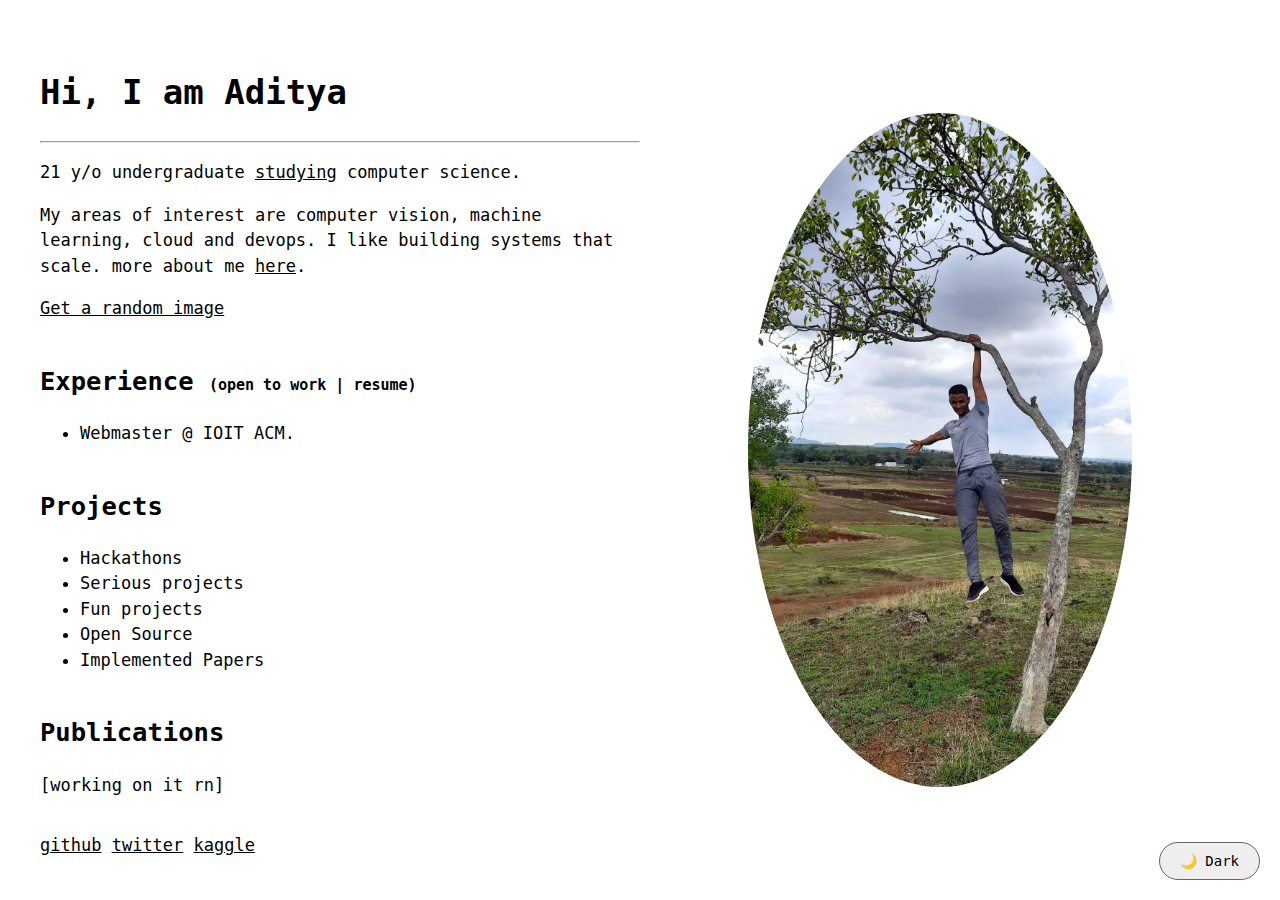
<file: index.html>
<!DOCTYPE html>
<html lang="en">
  <head>
    <meta charset="UTF-8" />
    <meta name="viewport" content="width=device-width, initial-scale=1" />
    <meta
      http-equiv="Cache-Control"
      content="no-cache, no-store, must-revalidate"
    />
    <meta http-equiv="Pragma" content="no-cache" />
    <meta http-equiv="Expires" content="0" />
    <title>adimail</title>
    <link href="styles.css" rel="stylesheet" />
    <link rel="icon" href="./sonchafa.png" type="icon" />
    <script src="/assets/js/theme.js"></script>
    <style>
      h2 {
        margin-top: 40px;
      }
    </style>
  </head>
  <body>
    <main style="max-width: 1200px">
      <div class="headcontent">
        <div class="text">
          <h1>Hi, I am Aditya</h1>
          <hr class="seperator" />
          <div class="info">
            <p>
              21 y/o undergraduate
              <a href="/lists">studying</a> computer science.
            </p>
            <p>
              My areas of interest are computer vision, machine learning, cloud
              and devops. I like building systems that scale. more about me
              <a href="/about">here</a>.
            </p>
            <p><a href="/img">Get a random image</a></p>
            <h2>
              <a style="text-decoration: none" href="/work"> Experience</a>
              <span>
                (<a href="mailto:adimail2404@gmail.com">open to work</a> |
                <a href="./resume.pdf">resume</a>)
              </span>
            </h2>
            <ul class="list">
              <li>
                Webmaster @
                <a target="_blank" href="https://ioit.acm.org/">IOIT ACM</a>.
              </li>
            </ul>
            <h2>Projects</h2>
            <ul class="list">
              <li><a href="/hackthons">Hackathons</a></li>
              <li><a href="/projects">Serious projects</a></li>
              <li><a href="/funproj">Fun projects</a></li>
              <li><a href="/opensource">Open Source</a></li>
              <li><a href="/papers">Implemented Papers</a></li>
            </ul>
            <h2>Publications</h2>
            <p>[working on it rn]</p>

            <br />

            <a target="_blank" href="https://github.com/adimail">github</a>
            <a target="_blank" href="https://x.com/adimail2404">twitter</a>
            <a target="_blank" href="https://www.kaggle.com/decentralized"
              >kaggle</a
            >
          </div>
        </div>
        <div class="image">
          <img src="./adimail.jpg" alt="image" />
        </div>
      </div>
    </main>
  </body>
</html>
</file>
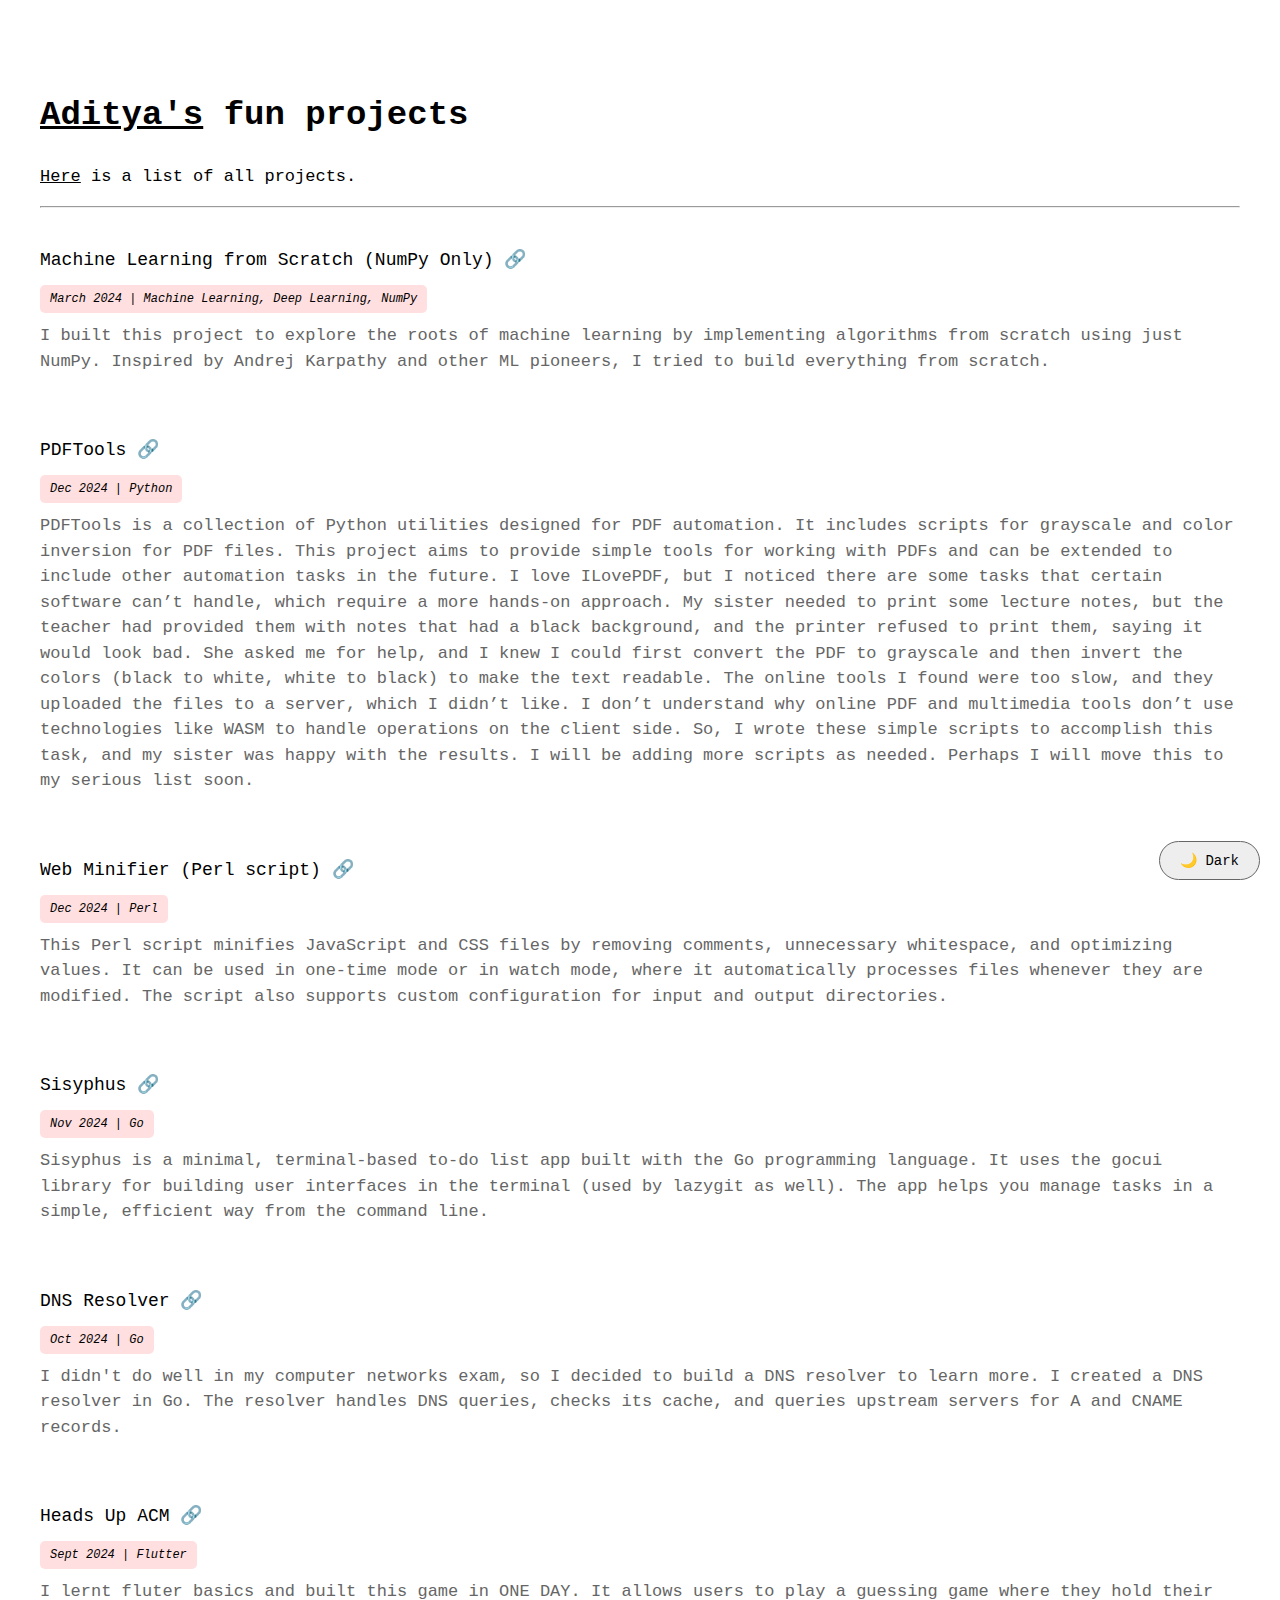
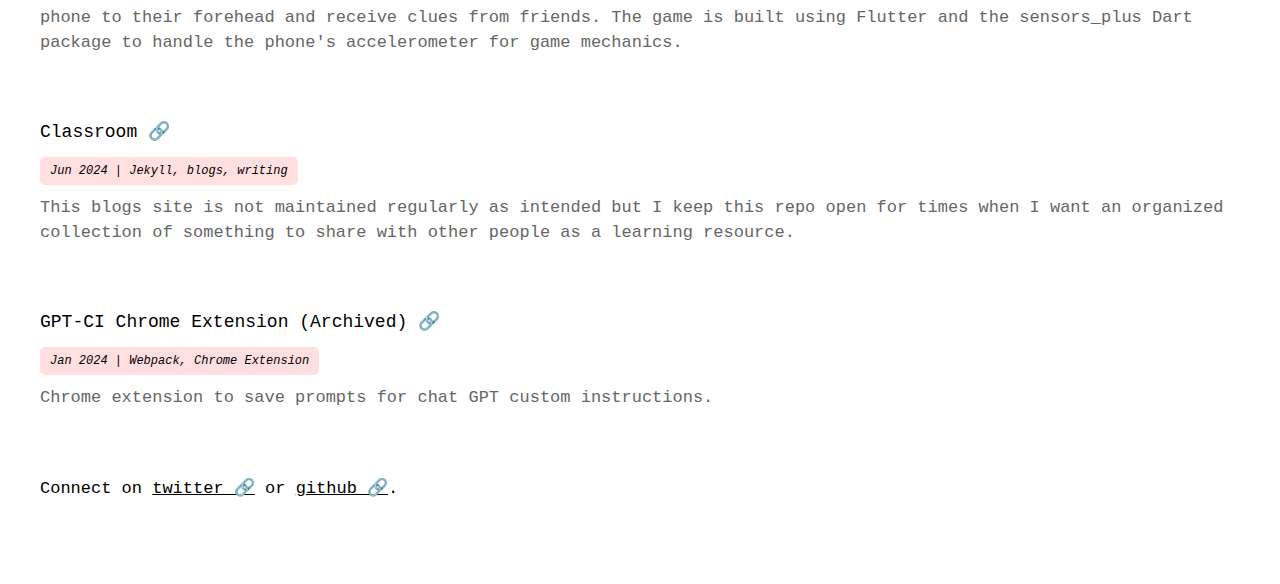
<file: funproj/index.html>
<!DOCTYPE html>
<html lang="en">
    <head>
        <meta charset="UTF-8" />
        <meta name="viewport" content="width=device-width, initial-scale=1" />
        <title>fun projects | adimail</title>
        <link href="../styles.css" rel="stylesheet" />
        <link rel="icon" href="/sonchafa.png" type="icon" />
        <script src="/assets/js/theme.js"></script>
    </head>
    <body>
        <main style="margin-bottom: 90px; margin-top: 90px">
            <h1>
                <a href="/">Aditya's</a> fun projects
            </h1>
            <p>
                <a href="/projects">Here</a> is a list of all projects.
            </p>
            <hr class="seperator" />
            <section class="projects">
                <div class="project-entry">
                    <a target="_blank" href="https://github.com/adimail/barebones-ml">Machine Learning from Scratch (NumPy Only) 🔗</a>
                    <p class="intro">March 2024 | Machine Learning, Deep Learning, NumPy</p>
                    <div class="desc">
                        I built this project to explore the roots of machine learning by implementing algorithms from scratch using just NumPy. Inspired by Andrej Karpathy and other ML pioneers, I tried to build everything from scratch.
                    </div>
                </div>
                <div class="project-entry">
                    <a target="_blank" href="https://github.com/adimail/pdftools">PDFTools 🔗</a>
                    <p class="intro">Dec 2024 | Python</p>
                    <div class="desc">
                        PDFTools is a collection of Python utilities designed for PDF
                        automation. It includes scripts for grayscale and color inversion
                        for PDF files. This project aims to provide simple tools for working
                        with PDFs and can be extended to include other automation tasks in
                        the future. I love ILovePDF, but I noticed there are some tasks that
                        certain software can’t handle, which require a more hands-on
                        approach. My sister needed to print some lecture notes, but the
                        teacher had provided them with notes that had a black background,
                        and the printer refused to print them, saying it would look bad. She
                        asked me for help, and I knew I could first convert the PDF to
                        grayscale and then invert the colors (black to white, white to
                        black) to make the text readable. The online tools I found were too
                        slow, and they uploaded the files to a server, which I didn’t like.
                        I don’t understand why online PDF and multimedia tools don’t use
                        technologies like WASM to handle operations on the client side. So,
                        I wrote these simple scripts to accomplish this task, and my sister
                        was happy with the results. I will be adding more scripts as needed.
                        Perhaps I will move this to my serious list soon.
                    </div>
                </div>
                <div class="project-entry">
                    <a target="_blank" href="https://github.com/adimail/web-minifier">Web Minifier (Perl script) 🔗</a>
                    <p class="intro">Dec 2024 | Perl</p>
                    <div class="desc">
                        This Perl script minifies JavaScript and CSS files by removing
                        comments, unnecessary whitespace, and optimizing values. It can be
                        used in one-time mode or in watch mode, where it automatically
                        processes files whenever they are modified. The script also supports
                        custom configuration for input and output directories.
                    </div>
                </div>
                <div class="project-entry">
                    <a target="_blank" href="https://github.com/adimail/sisypus">Sisyphus 🔗</a>
                    <p class="intro">Nov 2024 | Go</p>
                    <div class="desc">
                        Sisyphus is a minimal, terminal-based to-do list app built with the
                        Go programming language. It uses the gocui library for building user
                        interfaces in the terminal (used by lazygit as well). The app helps
                        you manage tasks in a simple, efficient way from the command line.
                    </div>
                </div>
                <div class="project-entry">
                    <a target="_blank" href="https://github.com/adimail/dns-resolver">DNS Resolver 🔗</a>
                    <p class="intro">Oct 2024 | Go</p>
                    <div class="desc">
                        I didn't do well in my computer networks exam, so I decided to build
                        a DNS resolver to learn more. I created a DNS resolver in Go. The
                        resolver handles DNS queries, checks its cache, and queries upstream
                        servers for A and CNAME records.
                    </div>
                </div>
                <div class="project-entry">
                    <a target="_blank" href="https://github.com/adimail/headsup">Heads Up ACM 🔗</a>
                    <p class="intro">Sept 2024 | Flutter</p>
                    <div class="desc">
                        I lernt fluter basics and built this game in ONE DAY. It allows
                        users to play a guessing game where they hold their phone to their
                        forehead and receive clues from friends. The game is built using
                        Flutter and the sensors_plus Dart package to handle the phone's
                        accelerometer for game mechanics.
                    </div>
                </div>
                <div class="project-entry">
                    <a target="_blank" href="https://adimail.github.io/classroom/">Classroom 🔗</a>
                    <p class="intro">Jun 2024 | Jekyll, blogs, writing</p>
                    <div class="desc">
                        This blogs site is not maintained regularly as intended but I keep
                        this repo open for times when I want an organized collection of
                        something to share with other people as a learning resource.
                    </div>
                </div>
                <div class="project-entry">
                    <a target="_blank" href="https://github.com/adimail/gpt-ci">GPT-CI Chrome Extension (Archived) 🔗</a>
                    <p class="intro">Jan 2024 | Webpack, Chrome Extension</p>
                    <div class="desc">Chrome extension to save prompts for chat GPT custom instructions.</div>
                </div>
            </section>
            <p style="margin-top: 50px">
                Connect on <a href="https://x.com/adimail2404">twitter 🔗</a> or
                <a href="https://github.com/adimail/">github 🔗</a>.
            </p>
        </main>
    </body>
</html>
</file>
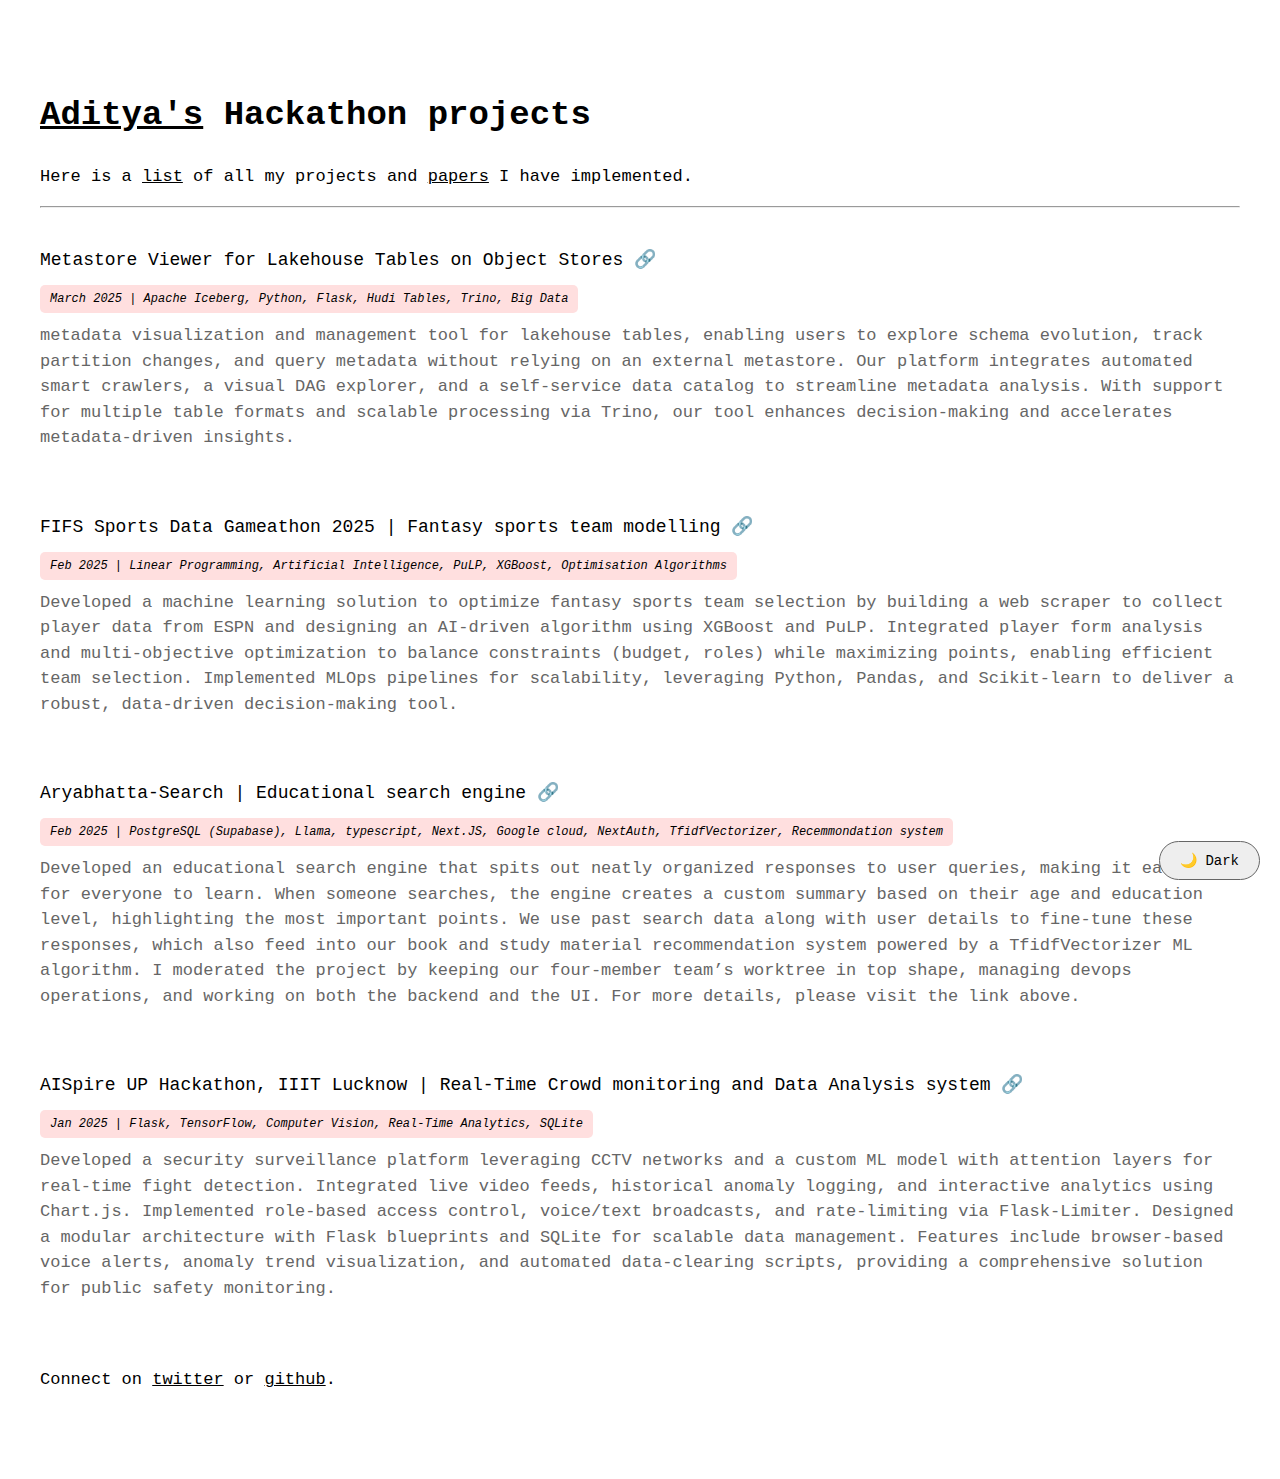
<file: hackthons/index.html>
<!DOCTYPE html>
<html lang="en">
    <head>
        <meta charset="UTF-8" />
        <meta name="viewport" content="width=device-width, initial-scale=1" />
        <title>Hackathons | adimail</title>
        <link href="../styles.css" rel="stylesheet" />
        <link rel="icon" href="/sonchafa.png" type="icon" />
        <script src="/assets/js/theme.js"></script>
    </head>
    <body>
        <main style="margin-bottom: 90px; margin-top: 90px">
            <h1>
                <a href="/">Aditya's</a> Hackathon projects
            </h1>
            <p>
                Here is a <a href="/projects">list</a> of all my projects and
                <a href="/papers">papers</a> I have implemented.
            </p>
            <hr class="seperator" />
            <section class="projects">
                <div class="project-entry">
                    <a target="_blank" href="https://github.com/adimail/metastore-viewer">Metastore Viewer for Lakehouse Tables on Object Stores
                    🔗</a>
                    <p class="intro">March 2025 | Apache Iceberg, Python, Flask, Hudi Tables, Trino, Big Data</p>
                    <div class="desc">
                        metadata visualization and management tool for lakehouse tables, enabling users to explore schema evolution, track partition changes, and query metadata without relying on an external metastore. Our platform integrates automated smart crawlers, a visual DAG explorer, and a self-service data catalog to streamline metadata analysis. With support for multiple table formats and scalable processing via Trino, our tool enhances decision-making and accelerates metadata-driven insights.
                    </div>
                </div>
                <div class="project-entry">
                    <a target="_blank"
                       href="https://github.com/adimail/fantasy-sports-machine-learning">FIFS Sports Data Gameathon 2025 | Fantasy sports team modelling
                    🔗</a>
                    <p class="intro">
                        Feb 2025 | Linear Programming, Artificial Intelligence, PuLP,
                        XGBoost, Optimisation Algorithms
                    </p>
                    <div class="desc">
                        Developed a machine learning solution to optimize fantasy sports
                        team selection by building a web scraper to collect player data from
                        ESPN and designing an AI-driven algorithm using XGBoost and PuLP.
                        Integrated player form analysis and multi-objective optimization to
                        balance constraints (budget, roles) while maximizing points,
                        enabling efficient team selection. Implemented MLOps pipelines for
                        scalability, leveraging Python, Pandas, and Scikit-learn to deliver
                        a robust, data-driven decision-making tool.
                    </div>
                </div>
                <div class="project-entry">
                    <a target="_blank" href="https://adimail.github.io/aryabhatta-search/">Aryabhatta-Search | Educational search engine 🔗</a>
                    <p class="intro">
                        Feb 2025 | PostgreSQL (Supabase), Llama, typescript, Next.JS, Google
                        cloud, NextAuth, TfidfVectorizer, Recemmondation system
                    </p>
                    <div class="desc">
                        Developed an educational search engine that spits out neatly
                        organized responses to user queries, making it easier for everyone
                        to learn. When someone searches, the engine creates a custom summary
                        based on their age and education level, highlighting the most
                        important points. We use past search data along with user details to
                        fine-tune these responses, which also feed into our book and study
                        material recommendation system powered by a TfidfVectorizer ML
                        algorithm. I moderated the project by keeping our four-member team’s
                        worktree in top shape, managing devops operations, and working on
                        both the backend and the UI. For more details, please visit the link
                        above.
                    </div>
                </div>
                <div class="project-entry">
                    <a target="_blank" href="https://adimail.github.io/cctv-surveillance/">AISpire UP Hackathon, IIIT Lucknow | Real-Time Crowd monitoring and
                    Data Analysis system 🔗</a>
                    <p class="intro">
                        Jan 2025 | Flask, TensorFlow, Computer Vision, Real-Time Analytics,
                        SQLite
                    </p>
                    <div class="desc">
                        Developed a security surveillance platform leveraging CCTV networks
                        and a custom ML model with attention layers for real-time fight
                        detection. Integrated live video feeds, historical anomaly logging,
                        and interactive analytics using Chart.js. Implemented role-based
                        access control, voice/text broadcasts, and rate-limiting via
                        Flask-Limiter. Designed a modular architecture with Flask blueprints
                        and SQLite for scalable data management. Features include
                        browser-based voice alerts, anomaly trend visualization, and
                        automated data-clearing scripts, providing a comprehensive solution
                        for public safety monitoring.
                    </div>
                </div>
            </section>
            <p style="margin-top: 50px">
                Connect on <a href="https://x.com/adimail2404">twitter</a> or
                <a href="https://github.com/adimail/">github</a>.
            </p>
        </main>
    </body>
</html>
</file>
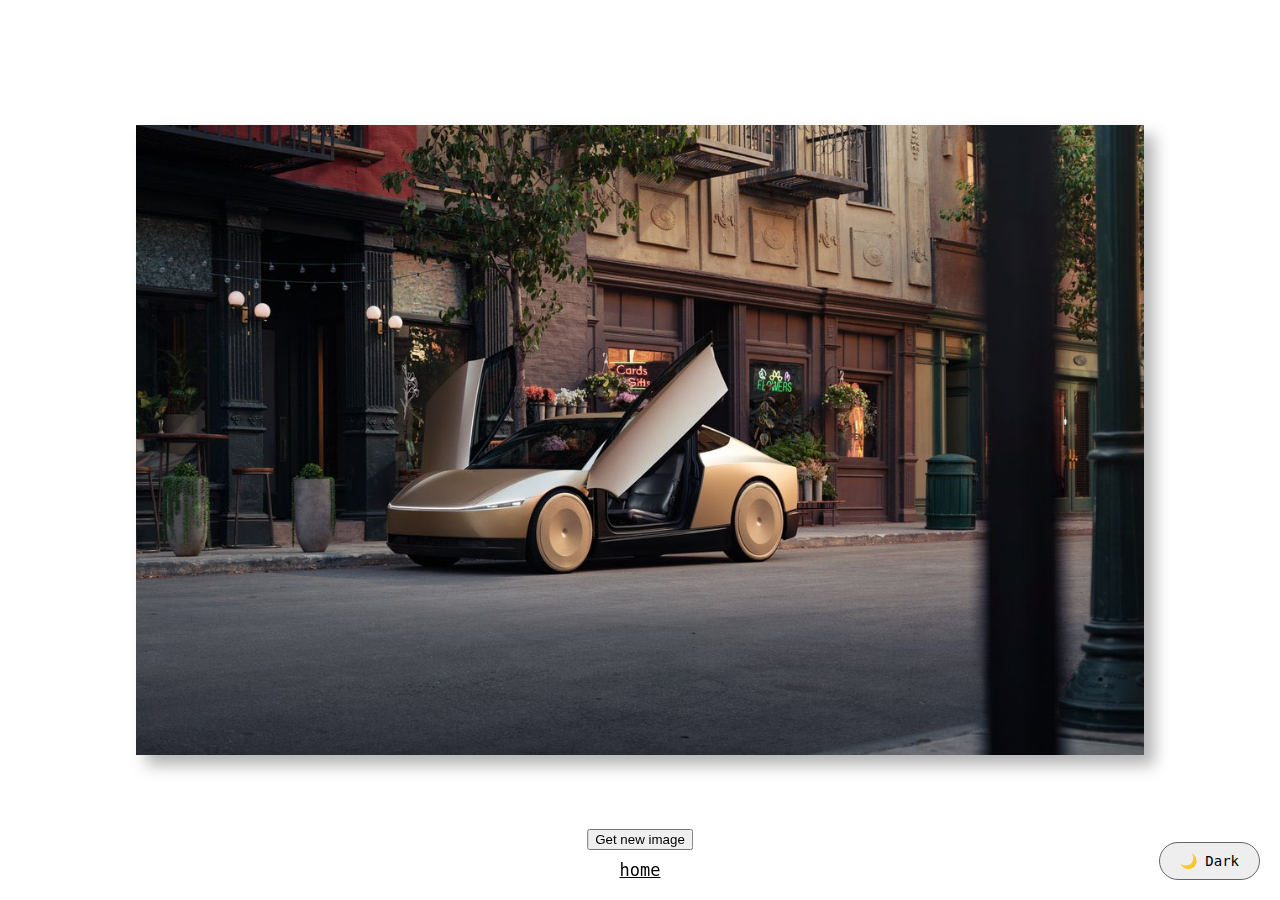
<file: img/index.html>
<!DOCTYPE html>
<html lang="en">
  <head>
    <meta charset="UTF-8" />
    <meta name="viewport" content="width=device-width, initial-scale=1" />
    <title>Random image by Aditya</title>
    <link href="../styles.css" rel="stylesheet" />
    <link rel="icon" href="/sonchafa.png" type="icon" />
    <script src="/assets/js/theme.js"></script>
    <style>
      body {
        margin: 0;
        display: flex;
        justify-content: center;
        align-items: center;
        height: 100vh;
        user-select: none;
      }

      main {
        display: flex;
        flex-direction: column;
        justify-content: center;
        align-items: center;
      }

      #random-image {
        width: 100%;
        height: auto;
        max-width: 100%;
        max-height: 70vh;
        margin-bottom: 20px;
        box-shadow: 10px 10px 15px rgba(0, 0, 0, 0.3);
      }

      .tool {
        display: grid;
        gap: 10px;
        justify-items: center;
        position: fixed;
        bottom: 20px;
        left: 50%;
        transform: translateX(-50%);
        margin: auto;
      }
    </style>
  </head>
  <body>
    <main>
      <img id="random-image" src="" alt="Random Image" />
      <div class="tool">
        <button onclick="generateRandomImage()">Get new image</button>
        <a href="/">home</a>
      </div>
    </main>

    <script>
      function generateRandomImage() {
        const images = 87;
        const randomIndex = Math.floor(Math.random() * images) + 1;
        const randomImage = `/assets/images/random/${randomIndex}.jpeg`;
        document.getElementById('random-image').src = randomImage;
      }
      generateRandomImage();
    </script>
  </body>
</html>
</file>
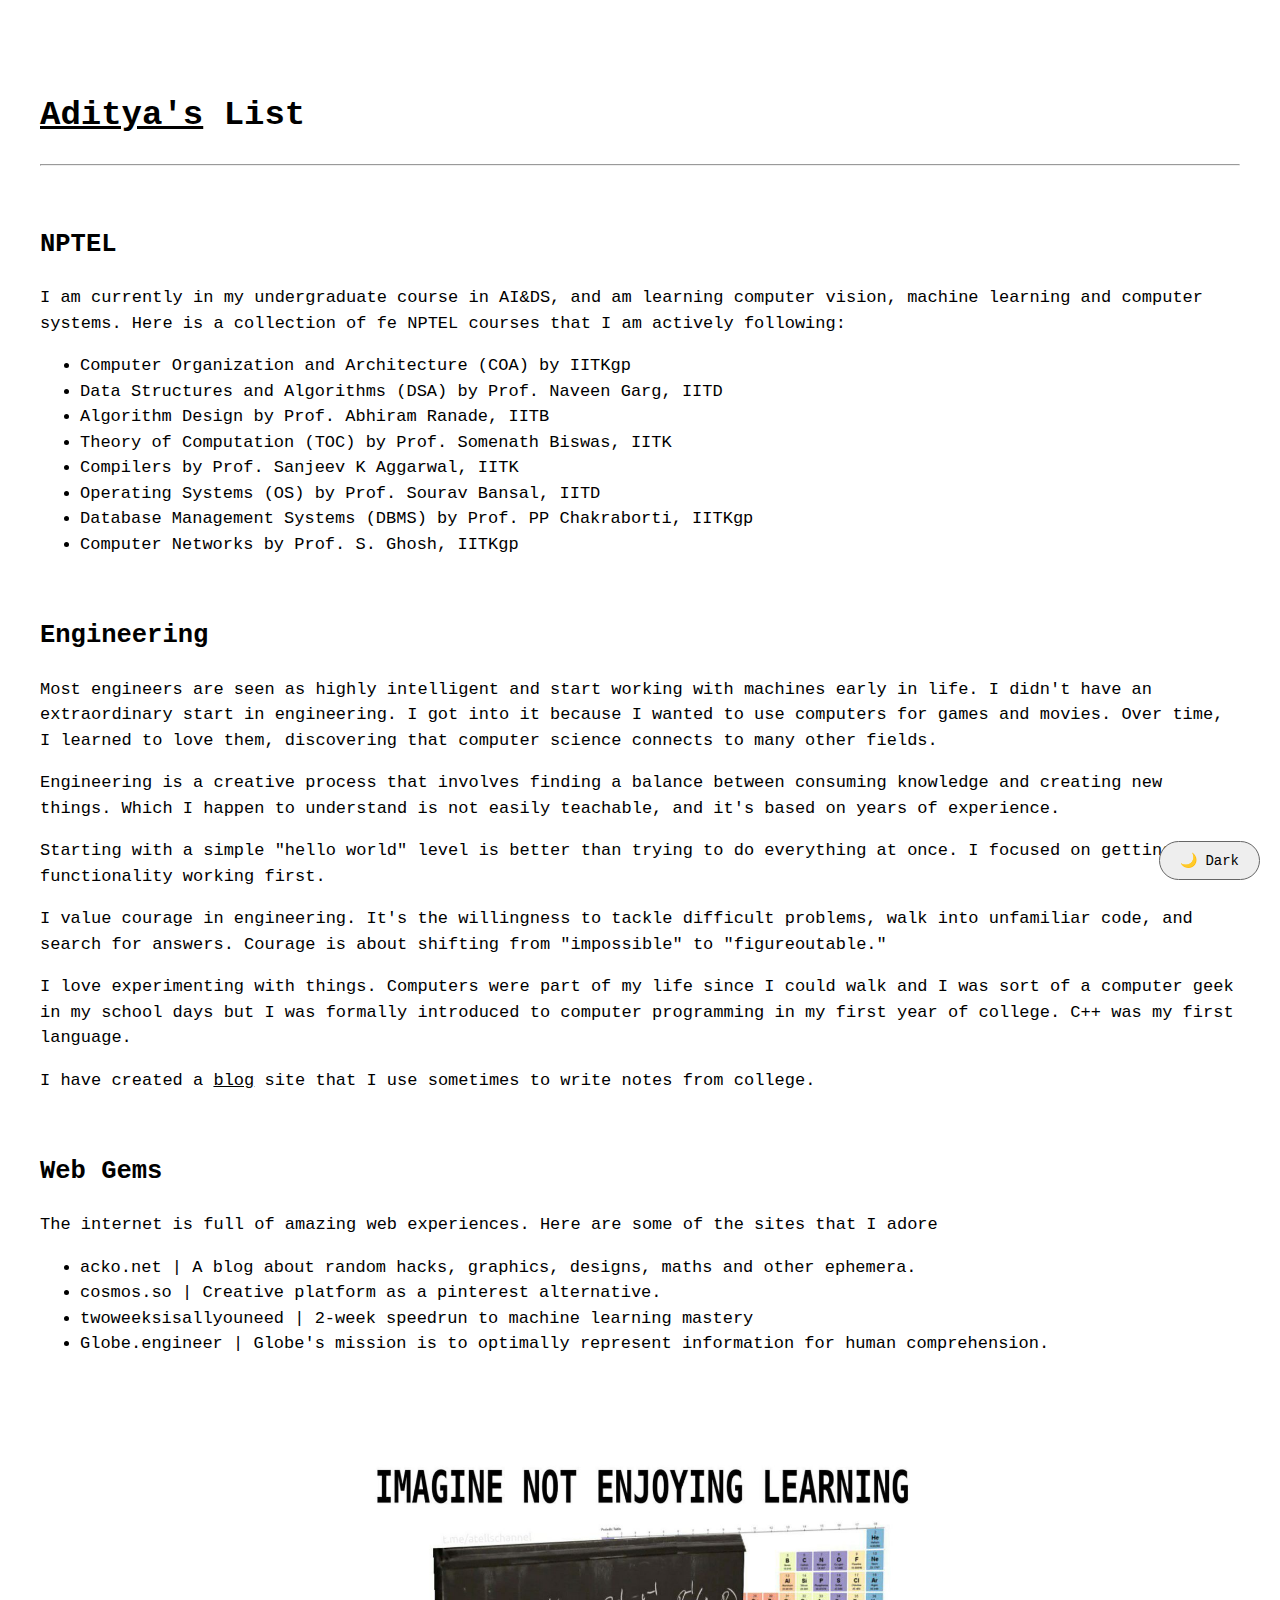
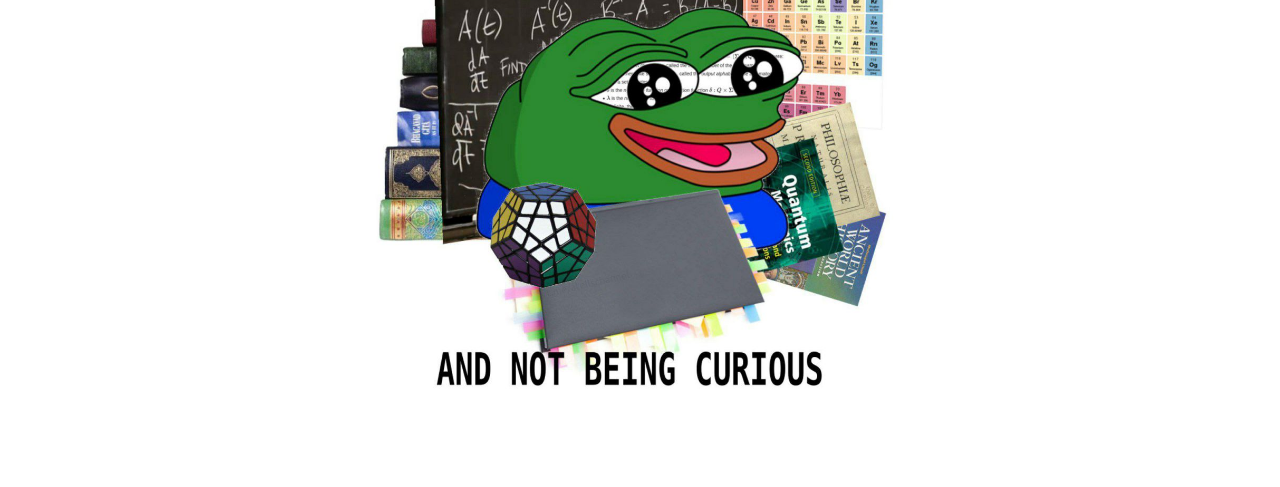
<file: lists/index.html>
<!DOCTYPE html>
<html lang="en">
  <head>
    <meta charset="UTF-8" />
    <meta name="viewport" content="width=device-width, initial-scale=1" />
    <title>Lists | adimail</title>
    <link href="../styles.css" rel="stylesheet" />
    <link rel="icon" href="/sonchafa.png" type="icon" />
    <script src="/assets/js/theme.js"></script>
    <style>
      h2 {
        margin-top: 60px;
      }
    </style>
  </head>
  <body>
    <main class="list" style="margin-bottom: 90px; margin-top: 90px">
      <h1><a href="/">Aditya's</a> List</h1>
      <hr />

      <h2>NPTEL</h2>
      <p>
        I am currently in my undergraduate course in AI&DS, and am learning
        computer vision, machine learning and computer systems. Here is a
        collection of fe NPTEL courses that I am actively following:
      </p>
      <ul class="list">
        <li>
          <a
            href="https://youtube.com/playlist?list=PL-8LShlBMIjUuI9beQJHZUF14we25NToB"
            target="_blank"
            >Computer Organization and Architecture (COA) by IITKgp</a
          >
        </li>
        <li>
          <a
            href="https://youtube.com/playlist?list=PLBF3763AF2E1C572F"
            target="_blank"
            >Data Structures and Algorithms (DSA) by Prof. Naveen Garg, IITD</a
          >
        </li>
        <li>
          <a
            href="https://youtube.com/playlist?list=PL7DC83C6B3312DF1E"
            target="_blank"
            >Algorithm Design by Prof. Abhiram Ranade, IITB</a
          >
        </li>
        <li>
          <a
            href="https://youtube.com/playlist?list=PLbMVogVj5nJSd25WnSU144ZyGmsqjuKr3"
            target="_blank"
            >Theory of Computation (TOC) by Prof. Somenath Biswas, IITK</a
          >
        </li>
        <li>
          <a
            href="https://youtube.com/playlist?list=PLbMVogVj5nJTmKzaSlCpGgi7qxgcRRs8h"
            target="_blank"
            >Compilers by Prof. Sanjeev K Aggarwal, IITK</a
          >
        </li>
        <li>
          <a
            href="https://youtube.com/playlist?list=PLsylUObW5M3CAGT6OdubyH6FztKfJCcFB"
            target="_blank"
            >Operating Systems (OS) by Prof. Sourav Bansal, IITD</a
          >
        </li>
        <li>
          <a
            href="https://youtube.com/playlist?list=PLyvBGMFYV3auVdxQ1-88ivNFpmUEy-U3M"
            target="_blank"
            >Database Management Systems (DBMS) by Prof. PP Chakraborti,
            IITKgp</a
          >
        </li>
        <li>
          <a
            href="https://youtube.com/playlist?list=PL32DBC269EF768F74"
            target="_blank"
            >Computer Networks by Prof. S. Ghosh, IITKgp</a
          >
        </li>
      </ul>

      <h2>Engineering</h2>
      <p>
        Most engineers are seen as highly intelligent and start working with
        machines early in life. I didn't have an extraordinary start in
        engineering. I got into it because I wanted to use computers for games
        and movies. Over time, I learned to love them, discovering that computer
        science connects to many other fields.
      </p>
      <p>
        Engineering is a creative process that involves finding a balance
        between consuming knowledge and creating new things. Which I happen to
        understand is not easily teachable, and it's based on years of
        experience.
      </p>
      <p>
        Starting with a simple "hello world" level is better than trying to do
        everything at once. I focused on getting basic functionality working
        first.
      </p>
      <p>
        I value courage in engineering. It's the willingness to tackle difficult
        problems, walk into unfamiliar code, and search for answers. Courage is
        about shifting from "impossible" to "figureoutable."
      </p>
      <p>
        I love experimenting with things. Computers were part of my life since I
        could walk and I was sort of a computer geek in my school days but I was
        formally introduced to computer programming in my first year of college.
        C++ was my first language.
      </p>

      <p>
        I have created a
        <a href="https://adimail.github.io/classroom/">blog</a> site that I use
        sometimes to write notes from college.
      </p>

      <h2>Web Gems</h2>
      <p>
        The internet is full of amazing web experiences. Here are some of the
        sites that I adore
      </p>
      <ul>
        <li>
          <a href="https://acko.net/">acko.net</a> | A blog about random hacks,
          graphics, designs, maths and other ephemera.
        </li>
        <li>
          <a href="https://www.cosmos.so/">cosmos.so</a> | Creative platform as
          a pinterest alternative.
        </li>
        <li>
          <a href="https://twoweeksisallyouneed.com/">twoweeksisallyouneed</a> |
          2-week speedrun to machine learning mastery
        </li>
        <li>
          <a href="https://www.globe.engineer/">Globe.engineer</a> | Globe's
          mission is to optimally represent information for human comprehension.
        </li>
      </ul>

      <img
        style="margin-top: 100px"
        class="screenshots"
        src="/assets/images/learning.jpeg"
        alt=""
      />
    </main>
  </body>
</html>
</file>
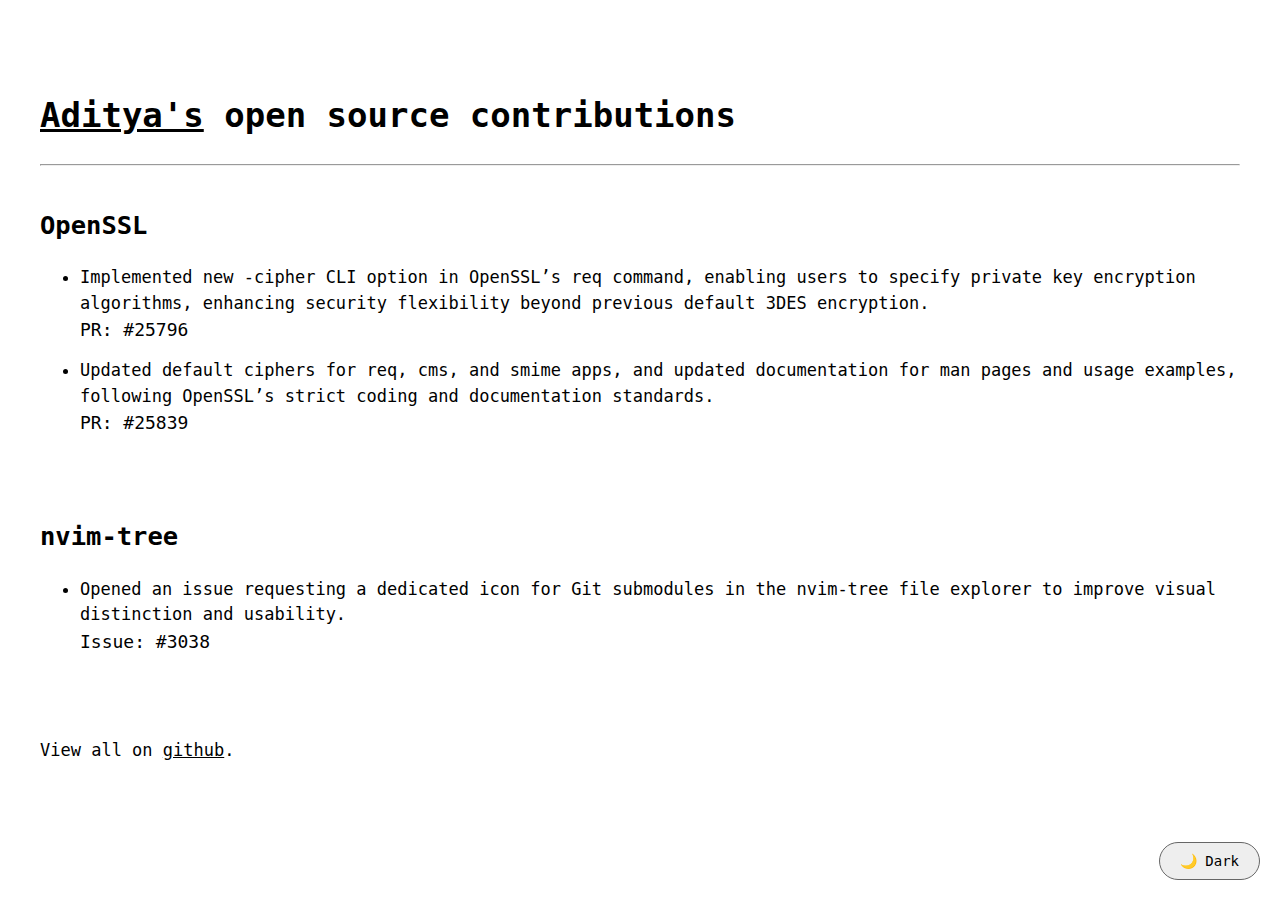
<file: opensource/index.html>
<!DOCTYPE html>
<html lang="en">
  <head>
    <meta charset="UTF-8" />
    <meta name="viewport" content="width=device-width, initial-scale=1" />
    <title>OpenSource | adimail</title>
    <link href="../styles.css" rel="stylesheet" />
    <link rel="icon" href="/sonchafa.png" type="icon" />
    <script src="/assets/js/theme.js"></script>
  </head>
  <body>
    <main style="margin-bottom: 90px; margin-top: 90px">
      <h1><a href="/">Aditya's</a> open source contributions</h1>
      <hr class="seperator" />
      <section class="projects">
        <div class="project-entry">
          <h2>OpenSSL</h2>
          <div class="desc">
            <ul>
              <li>
                Implemented new <code>-cipher</code> CLI option in OpenSSL’s req
                command, enabling users to specify private key encryption
                algorithms, enhancing security flexibility beyond previous
                default 3DES encryption.
                <a href="https://github.com/openssl/openssl/pull/25796"
                  >PR: #25796</a
                >
              </li>
              <li>
                Updated default ciphers for req, cms, and smime apps, and
                updated documentation for man pages and usage examples,
                following OpenSSL’s strict coding and documentation standards.
                <a href="https://github.com/openssl/openssl/pull/25839"
                  >PR: #25839</a
                >
              </li>
            </ul>
          </div>
        </div>
        <div class="project-entry">
          <h2>nvim-tree</h2>
          <div class="desc">
            <ul>
              <li>
                Opened an issue requesting a dedicated icon for Git submodules
                in the nvim-tree file explorer to improve visual distinction and
                usability.
                <a href="https://github.com/nvim-tree/nvim-tree.lua/issues/3038"
                  >Issue: #3038</a
                >
              </li>
            </ul>
          </div>
        </div>
      </section>
      <p style="margin-top: 50px">
        View all on <a href="https://github.com/adimail">github</a>.
      </p>
    </main>
  </body>
</html>
</file>
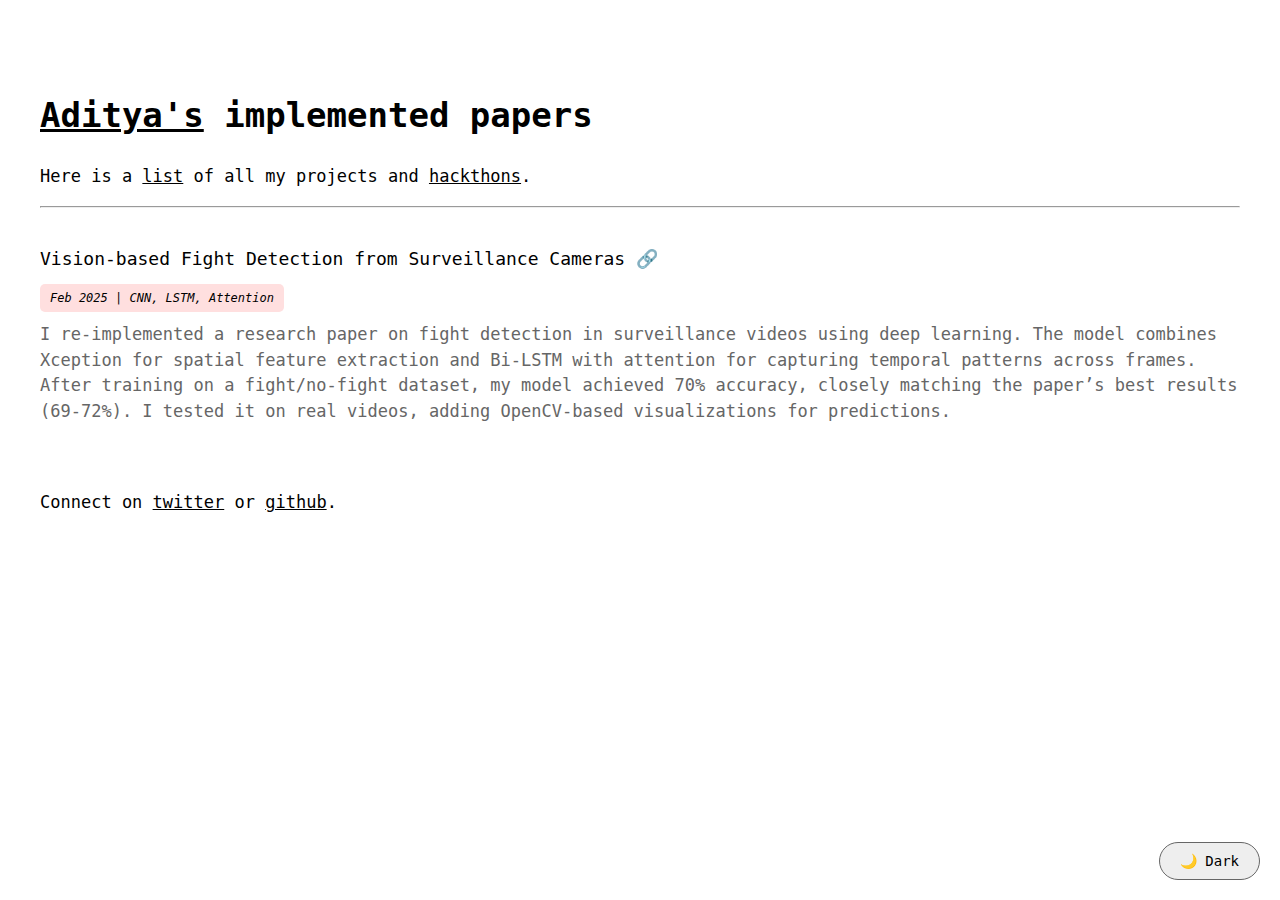
<file: papers/index.html>
<!DOCTYPE html>
<html lang="en">
  <head>
    <meta charset="UTF-8" />
    <meta name="viewport" content="width=device-width, initial-scale=1" />
    <title>Papers | adimail</title>
    <link href="../styles.css" rel="stylesheet" />
    <link rel="icon" href="/sonchafa.png" type="icon" />
    <script src="/assets/js/theme.js"></script>
  </head>
  <body>
    <main style="margin-bottom: 90px; margin-top: 90px">
      <h1><a href="/">Aditya's</a> implemented papers</h1>
      <p>
        Here is a <a href="/projects">list</a> of all my projects and
        <a href="/hackthons">hackthons</a>.
      </p>
      <hr class="seperator" />
      <section class="projects">
        <div class="project-entry">
          <a
            target="_blank"
            href="https://github.com/adimail/ml-papers/blob/master/fight-detection/bi_LSTM_fight_detection.ipynb"
            >Vision-based Fight Detection from Surveillance Cameras 🔗</a
          >
          <p class="intro">Feb 2025 | CNN, LSTM, Attention</p>
          <div class="desc">
            I re-implemented a research paper on fight detection in surveillance
            videos using deep learning. The model combines Xception for spatial
            feature extraction and Bi-LSTM with attention for capturing temporal
            patterns across frames. After training on a fight/no-fight dataset,
            my model achieved 70% accuracy, closely matching the paper’s best
            results (69-72%). I tested it on real videos, adding OpenCV-based
            visualizations for predictions.
          </div>
        </div>
      </section>

      <p style="margin-top: 50px">
        Connect on <a href="https://x.com/adimail2404">twitter</a> or
        <a href="https://github.com/adimail/">github</a>.
      </p>
    </main>
  </body>
</html>
</file>
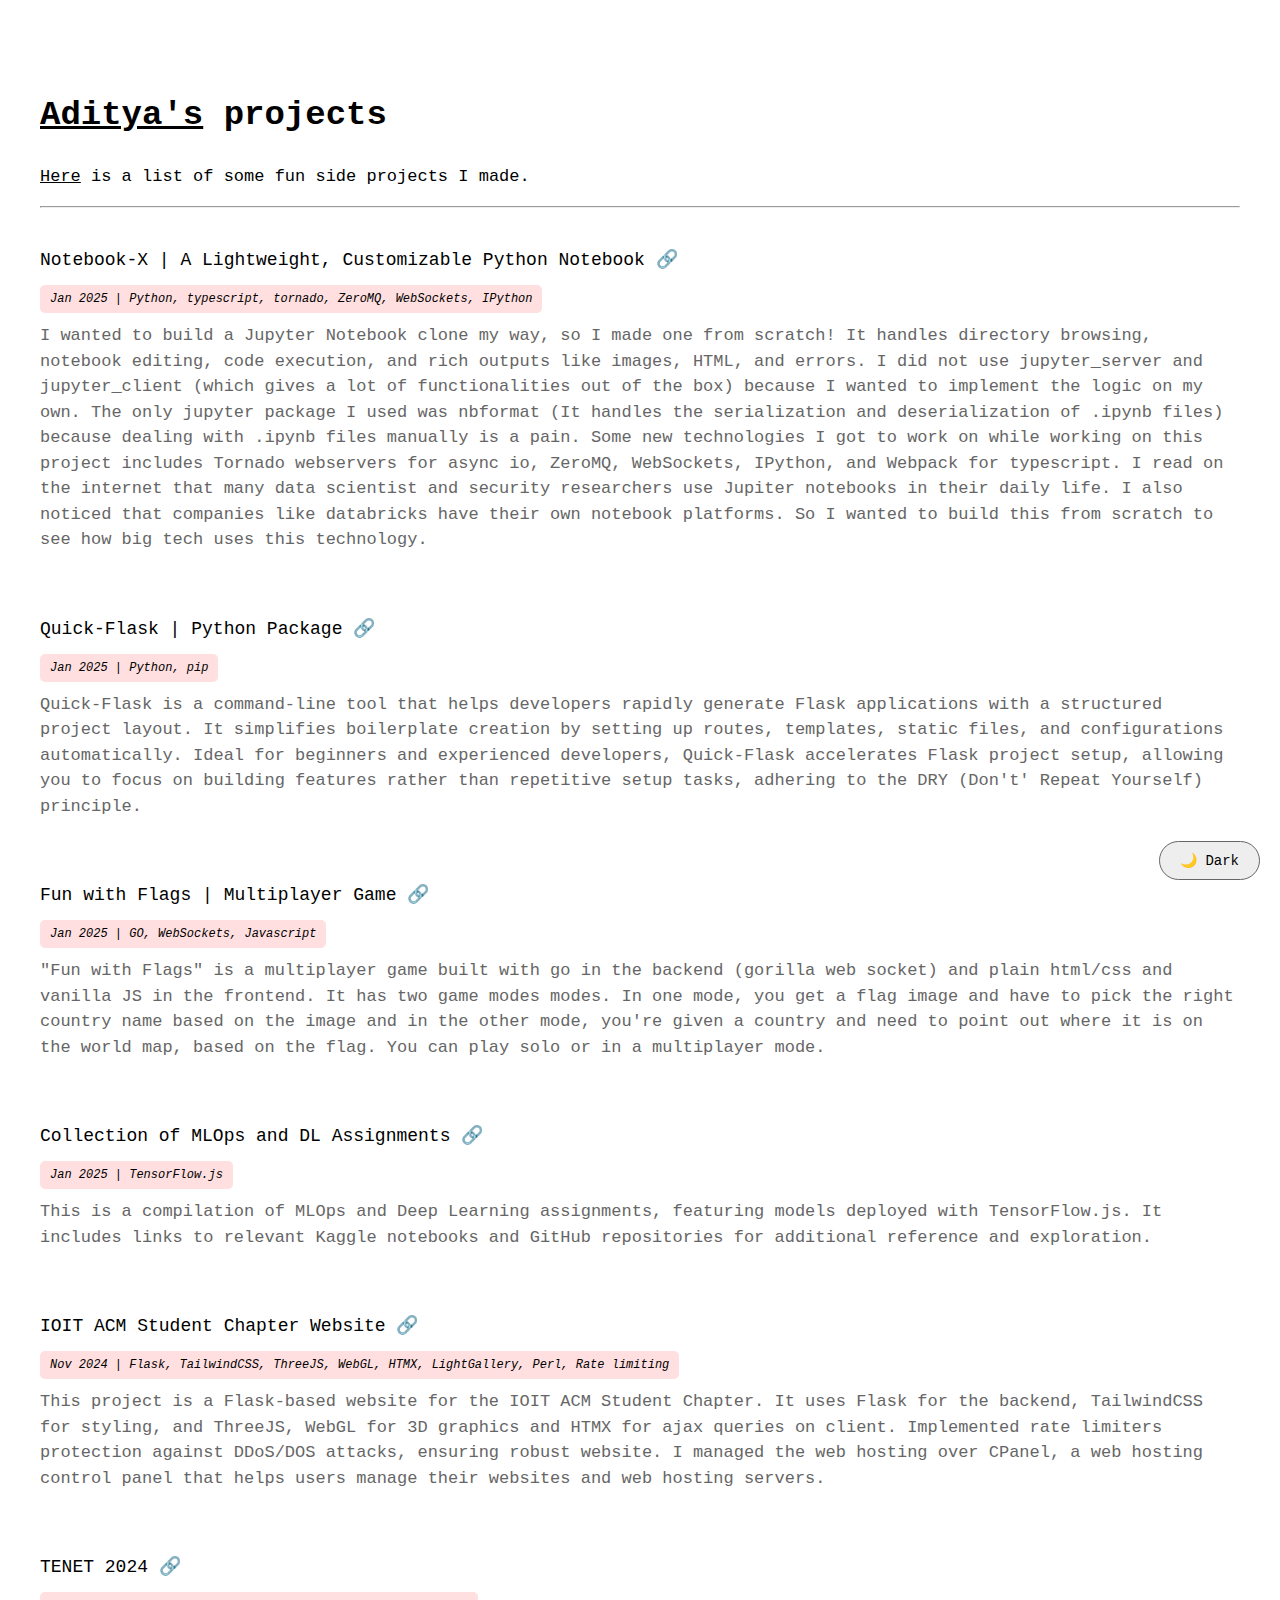
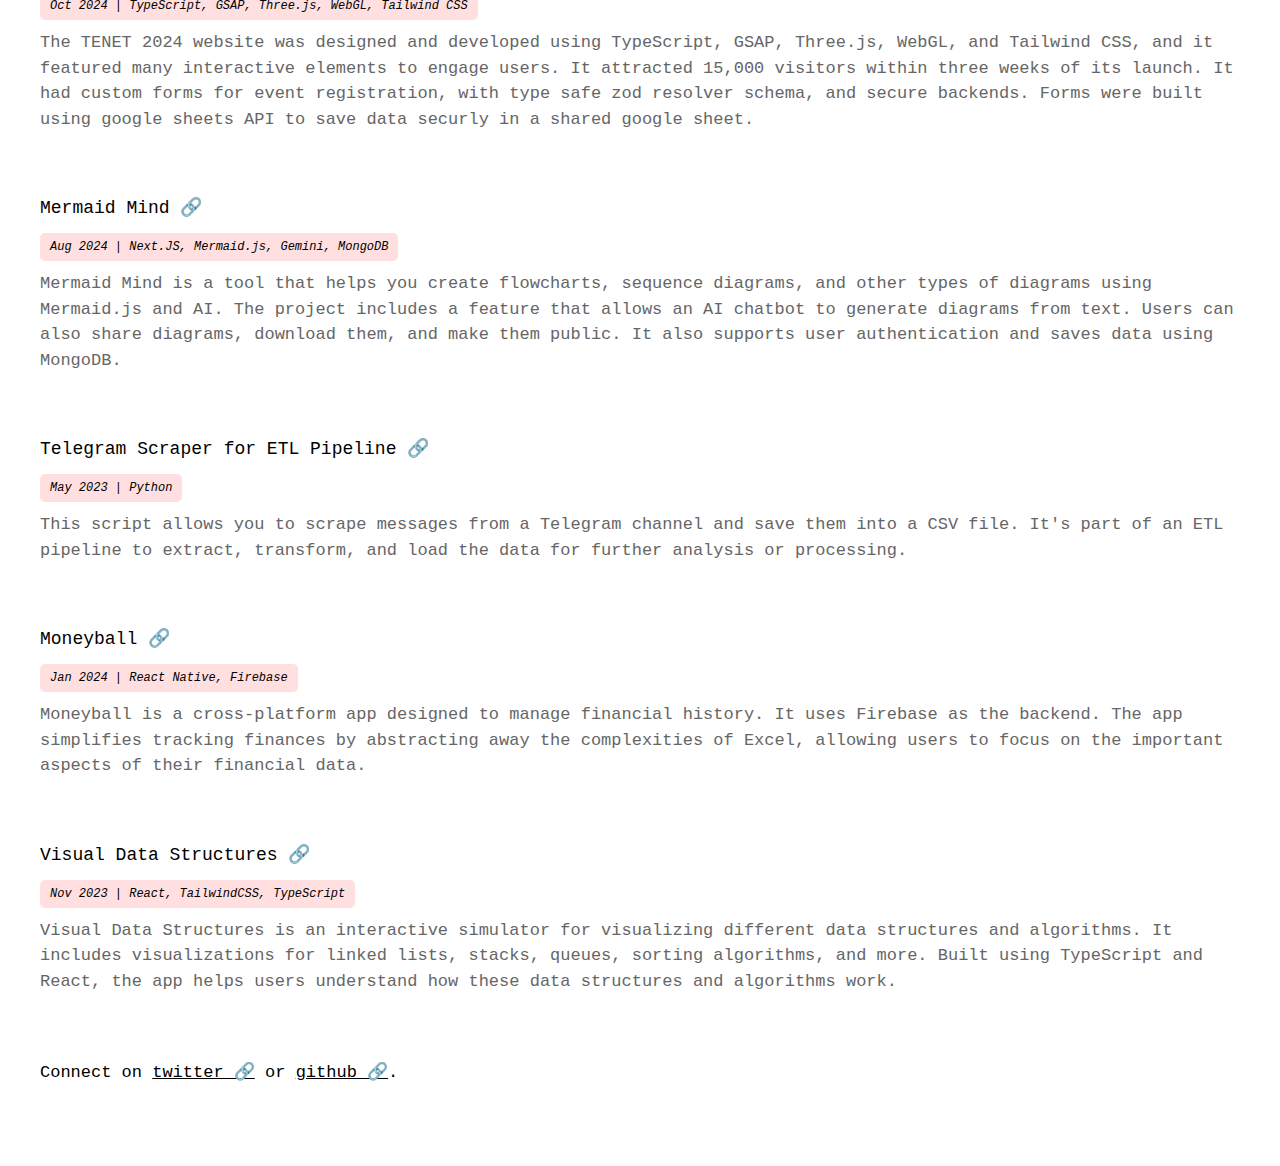
<file: projects/index.html>
<!DOCTYPE html>
<html lang="en">
    <head>
        <meta charset="UTF-8" />
        <meta name="viewport" content="width=device-width, initial-scale=1" />
        <title>projects | adimail</title>
        <link href="../styles.css" rel="stylesheet" />
        <link rel="icon" href="/sonchafa.png" type="icon" />
        <script src="/assets/js/theme.js"></script>
    </head>
    <body>
        <main style="margin-bottom: 90px; margin-top: 90px">
            <h1>
                <a href="/">Aditya's</a> projects
            </h1>
            <p>
                <a href="/funproj">Here</a> is a list of some fun side projects I made.
            </p>
            <hr class="seperator" />
            <section class="projects">
                <div class="project-entry">
                    <a target="_blank" href="https://github.com/adimail/Notebook-X">Notebook-X | A Lightweight, Customizable Python Notebook 🔗</a>
                    <p class="intro">Jan 2025 | Python, typescript, tornado, ZeroMQ, WebSockets, IPython</p>
                    <div class="desc">
                        I wanted to build a Jupyter Notebook clone my way, so I made one from scratch! It handles directory browsing, notebook editing, code execution, and rich outputs like images, HTML, and errors. I did not use jupyter_server and jupyter_client (which gives a lot of functionalities out of the box) because I wanted to implement the logic on my own. The only jupyter package I used was nbformat (It handles the serialization and deserialization of .ipynb files) because dealing with .ipynb files manually is a pain. Some new technologies I got to work on while working on this project includes Tornado webservers for async io, ZeroMQ, WebSockets, IPython, and Webpack for typescript. I read on the internet that many data scientist and security researchers use Jupiter notebooks in their daily life. I also noticed that companies like databricks have their own notebook platforms. So I wanted to build this from scratch to see how big tech uses this technology.
                    </div>
                </div>
                <div class="project-entry">
                    <a target="_blank" href="https://adimail.github.io/quickflask/">Quick-Flask | Python Package 🔗</a>
                    <p class="intro">Jan 2025 | Python, pip</p>
                    <div class="desc">
                        Quick-Flask is a command-line tool that helps developers rapidly
                        generate Flask applications with a structured project layout. It
                        simplifies boilerplate creation by setting up routes, templates,
                        static files, and configurations automatically. Ideal for beginners
                        and experienced developers, Quick-Flask accelerates Flask project
                        setup, allowing you to focus on building features rather than
                        repetitive setup tasks, adhering to the DRY (Don't' Repeat Yourself)
                        principle.
                    </div>
                </div>
                <div class="project-entry">
                    <a target="_blank" href="https://github.com/adimail/fun-with-flags">Fun with Flags | Multiplayer Game 🔗</a>
                    <p class="intro">Jan 2025 | GO, WebSockets, Javascript</p>
                    <div class="desc">
                        "Fun with Flags" is a multiplayer game built with go in the backend
                        (gorilla web socket) and plain html/css and vanilla JS in the
                        frontend. It has two game modes modes. In one mode, you get a flag
                        image and have to pick the right country name based on the image and
                        in the other mode, you're given a country and need to point out
                        where it is on the world map, based on the flag. You can play solo
                        or in a multiplayer mode.
                    </div>
                </div>
                <div class="project-entry">
                    <a target="_blank" href="https://adimail.github.io/mlops/">Collection of MLOps and DL Assignments 🔗</a>
                    <p class="intro">Jan 2025 | TensorFlow.js</p>
                    <div class="desc">
                        This is a compilation of MLOps and Deep Learning assignments,
                        featuring models deployed with TensorFlow.js. It includes links to
                        relevant Kaggle notebooks and GitHub repositories for additional
                        reference and exploration.
                    </div>
                </div>
                <div class="project-entry">
                    <a target="_blank" href="https://ioit.acm.org/">IOIT ACM Student Chapter Website 🔗</a>
                    <p class="intro">
                        Nov 2024 | Flask, TailwindCSS, ThreeJS, WebGL, HTMX, LightGallery,
                        Perl, Rate limiting
                    </p>
                    <div class="desc">
                        This project is a Flask-based website for the IOIT ACM Student
                        Chapter. It uses Flask for the backend, TailwindCSS for styling, and
                        ThreeJS, WebGL for 3D graphics and HTMX for ajax queries on client.
                        Implemented rate limiters protection against DDoS/DOS attacks,
                        ensuring robust website. I managed the web hosting over CPanel, a
                        web hosting control panel that helps users manage their websites and
                        web hosting servers.
                    </div>
                </div>
                <div class="project-entry">
                    <a target="_blank" href="https://ioittenet.com/">TENET 2024 🔗</a>
                    <p class="intro">Oct 2024 | TypeScript, GSAP, Three.js, WebGL, Tailwind CSS</p>
                    <div class="desc">
                        The TENET 2024 website was designed and developed using TypeScript,
                        GSAP, Three.js, WebGL, and Tailwind CSS, and it featured many
                        interactive elements to engage users. It attracted 15,000 visitors
                        within three weeks of its launch. It had custom forms for event
                        registration, with type safe zod resolver schema, and secure
                        backends. Forms were built using google sheets API to save data
                        securly in a shared google sheet.
                    </div>
                </div>
                <div class="project-entry">
                    <a target="_blank" href="https://mermaid-mind.vercel.app/">Mermaid Mind 🔗</a>
                    <p class="intro">Aug 2024 | Next.JS, Mermaid.js, Gemini, MongoDB</p>
                    <div class="desc">
                        Mermaid Mind is a tool that helps you create flowcharts, sequence
                        diagrams, and other types of diagrams using Mermaid.js and AI. The
                        project includes a feature that allows an AI chatbot to generate
                        diagrams from text. Users can also share diagrams, download them,
                        and make them public. It also supports user authentication and saves
                        data using MongoDB.
                    </div>
                </div>
                <div class="project-entry">
                    <a target="_blank" href="https://github.com/adimail/telegram-scrapper">Telegram Scraper for ETL Pipeline 🔗</a>
                    <p class="intro">May 2023 | Python</p>
                    <div class="desc">
                        This script allows you to scrape messages from a Telegram channel
                        and save them into a CSV file. It's part of an ETL pipeline to
                        extract, transform, and load the data for further analysis or
                        processing.
                    </div>
                </div>
                <div class="project-entry">
                    <a target="_blank" href="https://github.com/adimail/moneyball-native">Moneyball 🔗</a>
                    <p class="intro">Jan 2024 | React Native, Firebase</p>
                    <div class="desc">
                        Moneyball is a cross-platform app designed to manage financial
                        history. It uses Firebase as the backend. The app simplifies
                        tracking finances by abstracting away the complexities of Excel,
                        allowing users to focus on the important aspects of their financial
                        data.
                    </div>
                </div>
                <div class="project-entry">
                    <a target="_blank"
                       href="https://adimail.github.io/visual-data-structures/">Visual Data Structures 🔗</a>
                    <p class="intro">Nov 2023 | React, TailwindCSS, TypeScript</p>
                    <div class="desc">
                        Visual Data Structures is an interactive simulator for visualizing
                        different data structures and algorithms. It includes visualizations
                        for linked lists, stacks, queues, sorting algorithms, and more.
                        Built using TypeScript and React, the app helps users understand how
                        these data structures and algorithms work.
                    </div>
                </div>
            </section>
            <p style="margin-top: 50px">
                Connect on <a href="https://x.com/adimail2404">twitter 🔗</a> or
                <a href="https://github.com/adimail/">github 🔗</a>.
            </p>
        </main>
    </body>
</html>
</file>
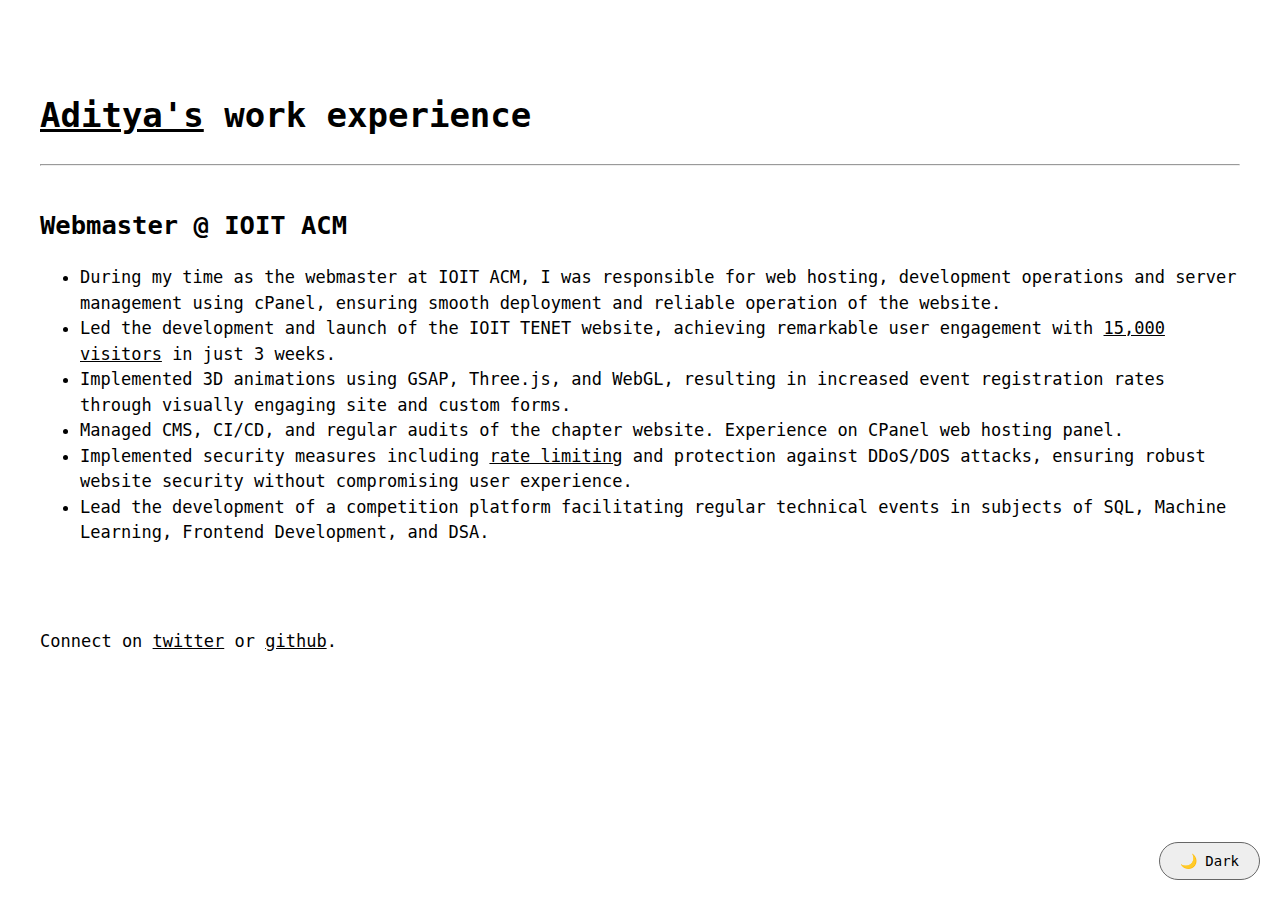
<file: work/index.html>
<!DOCTYPE html>
<html lang="en">
  <head>
    <meta charset="UTF-8" />
    <meta name="viewport" content="width=device-width, initial-scale=1" />
    <title>Work Experience | adimail</title>
    <link href="../styles.css" rel="stylesheet" />
    <link rel="icon" href="/sonchafa.png" type="icon" />
    <script src="/assets/js/theme.js"></script>
  </head>
  <body>
    <main style="margin-bottom: 90px; margin-top: 90px">
      <h1><a href="/">Aditya's</a> work experience</h1>
      <hr class="seperator" />
      <section class="projects">
        <div class="project-entry">
          <h2 style="display: flex">Webmaster @ IOIT ACM</h2>
          <div class="desc">
            <ul>
              <li>
                During my time as the webmaster at IOIT ACM, I was responsible
                for web hosting, development operations and server management
                using cPanel, ensuring smooth deployment and reliable operation
                of the website.
              </li>
              <li>
                Led the development and launch of the IOIT TENET website,
                achieving remarkable user engagement with
                <u>15,000 visitors</u> in just 3 weeks.
              </li>
              <li>
                Implemented 3D animations using GSAP, Three.js, and WebGL,
                resulting in increased event registration rates through visually
                engaging site and custom forms.
              </li>
              <li>
                Managed CMS, CI/CD, and regular audits of the chapter website.
                Experience on CPanel web hosting panel.
              </li>
              <li>
                Implemented security measures including <u>rate limiting</u> and
                protection against DDoS/DOS attacks, ensuring robust website
                security without compromising user experience.
              </li>
              <li>
                Lead the development of a competition platform facilitating
                regular technical events in subjects of SQL, Machine Learning,
                Frontend Development, and DSA.
              </li>
            </ul>
          </div>
        </div>
      </section>
      <p style="margin-top: 50px">
        Connect on <a href="https://x.com/adimail2404">twitter</a> or
        <a href="https://github.com/adimail/">github</a>.
      </p>
    </main>
  </body>
</html>
</file>
<file: styles.css>
:root {
  --line-height: 1.2rem;
  --border-thickness: 0px;
  --text-color: #000;
  --text-color-alt: #666;
  --background-color: #fff;
  --background-color-alt: #eee;
  --selection-text-color: rgb(0, 0, 0);
  --selection-bg-color: rgb(239, 239, 42);
  --font-family: monospace;
  --font-size: 17px;
  --font-size-small: 14px;
  --font-size-h2: 21px;
  --font-size-h2-span: 15px;
  --font-size-h2-span-small: 11px;
  --font-size-intro: 12px;
  --font-color-desc: #666;
  --book-bg-color: #9c9c9c;
  --book-title-color: #333;
  --book-desc-color: #666;

  --dark-text-color: #fff;
  --dark-text-color-alt: #aaa;
  --dark-background-color: #1a1a1a;
  --dark-background-color-alt: #2a2a2a;
  --dark-selection-text-color: #3c3c3c;
  --dark-selection-bg-color: rgb(239, 239, 42);
  --dark-font-color-desc: #bbb;
  --dark-book-bg-color: #333;
  --dark-book-title-color: #fff;
  --dark-book-desc-color: #bbb;

  font-optical-sizing: auto;
  font-style: normal;
  font-variant-numeric: tabular-nums lining-nums;
}

html {
  width: 100%;
  background: var(--background-color);
  color: var(--text-color);
}

body {
  font-size: var(--font-size);
  margin: 0;
  padding: 0;
  color: var(--text-color);
  font-family: var(--font-family);
}

body::-webkit-scrollbar {
  display: none;
}

::selection {
  color: var(--selection-text-color);
  background-color: var(--selection-bg-color);
}

a {
  color: var(--text-color);
  text-decoration: underline;
  border-bottom: var(--border-thickness) solid transparent;
}

a:hover {
  text-decoration: underline;
}

h2 span {
  font-size: var(--font-size-h2-span);
}

h2 span a {
  text-decoration: none;
}

main {
  max-width: 1200px;
  margin: 0 auto;
  padding: 0 20px;
}

.screenshots {
  width: auto;
  height: auto;
  margin: 0 auto;
  display: block;
  margin-bottom: 50px;
  max-height: 60vh;
}

.root {
  display: flex;
  flex-direction: column;
}

.headcontent {
  display: flex;
  margin: auto;
  text-align: center;
  align-items: center;
  justify-content: center;
  min-height: 100vh;
}

.text {
  flex: 1;
  text-align: left;
}

.info {
  text-align: left;
}

.image {
  position: sticky;
  top: 0;
  flex: 1;
  height: 75vh;
  display: flex;
  text-align: center;
  align-items: center;
  justify-content: center;
}

.image img {
  max-width: 100%;
  max-height: 100%;
  border-radius: 50%;
}

.head {
  display: flex;
  justify-content: space-between;
}

.head p i {
  font-size: small;
  color: var(--text-color-alt);
}

.projects {
  margin-top: 40px;
}

.project-entry {
  margin-bottom: 3rem;
  padding-bottom: 1rem;
  max-width: 100%;
}

.project-entry a {
  font-size: 18px;
  display: block;
  margin-bottom: 15px;
  width: fit-content;
  text-decoration: none;
}

.project-entry a:hover {
  text-decoration: underline;
}

.project-entry .desc {
  margin-top: 10px;
  color: var(--font-color-desc);
  line-height: 1.5;
}

.intro {
  font-size: 12px;
  font-style: italic;
  background-color: #ffdfdf;
  width: fit-content;
  padding: 5px 10px;
  border-radius: 5px;
}

.desc,
.intro {
  margin: 0;
}

.url-highlight {
  color: red;
  font-weight: bold;
  word-break: break-all;
}

ul li a {
  text-decoration: none;
}

ul li a:hover {
  text-decoration: underline;
}

.book-item {
  display: grid;
  grid-template-columns: 1fr 1fr;
  gap: 20px;
  align-items: top;
}

.book-container {
  display: flex;
  align-items: center;
  justify-content: center;
  background: var(--book-bg-color);
  min-height: 300px;
  max-width: 400px;
  border-radius: 10px;
  cursor: grab;
}

.book-container:active {
  cursor: grabbing;
}

.book-description {
  display: flex;
  flex-direction: column;
  gap: 10px;
}

.book-description h2 {
  margin: 0;
  font-size: 1.5rem;
  color: var(--book-title-color);
}

.book-description p {
  margin: 0;
  font-size: 1rem;
  color: var(--book-desc-color);
}

@media (max-width: 786px) {
  body {
    font-size: var(--font-size-small);
  }

  .project-entry a {
    font-size: 18px;
  }

  .headcontent {
    display: grid;
    padding: 0;
  }

  .theme-toggle {
    font-size: 12px;
    padding: 8px 16px;
  }

  h2 {
    font-size: var(--font-size-h2);
  }

  h2 span {
    font-size: var(--font-size-h2-span-small);
  }

  .root {
    margin: 2em;
  }

  .text {
    text-align: center;
    height: 100%;
  }

  .image {
    position: sticky;
    top: 0;
    height: 100vh;
  }

  .screenshots {
    width: 100%;
    height: auto;
    display: block;
    margin-bottom: 50px;
    max-height: 80vh;
  }

  ul {
    padding: 0 0 0 20px;
  }

  .seprator {
    height: 1px;
    width: 100%;
    background-image: -webkit-linear-gradient(left,
        rgba(0, 0, 0, 0),
        rgba(0, 0, 0, 0.75),
        rgba(0, 0, 0, 0));
    padding: 0;
    margin: 20px 0;
    border: 0;
  }

  .book-item {
    grid-template-columns: 1fr;
    gap: 10px;
  }

  .book-container {
    min-height: 200px;
    max-width: 100%;
  }

  .book-description h2 {
    font-size: 1.25rem;
  }

  .book-description p {
    font-size: 0.9rem;
  }
}

[data-theme="dark"] {
  --text-color: var(--dark-text-color);
  --text-color-alt: var(--dark-text-color-alt);
  --background-color: var(--dark-background-color);
  --background-color-alt: var(--dark-background-color-alt);
  --selection-text-color: var(--dark-selection-text-color);
  --selection-bg-color: var(--dark-selection-bg-color);
  --font-color-desc: var(--dark-font-color-desc);
  --book-bg-color: var(--dark-book-bg-color);
  --book-title-color: var(--dark-book-title-color);
  --book-desc-color: var(--dark-book-desc-color);
}

.theme-toggle {
  position: fixed;
  bottom: 20px;
  right: 20px;
  background: var(--background-color-alt);
  color: var(--text-color);
  border: 1px solid var(--text-color-alt);
  padding: 10px 20px;
  border-radius: 20px;
  cursor: pointer;
  font-family: var(--font-family);
  font-size: var(--font-size-small);
  transition: all 0.3s ease;
  z-index: 1000;
}

.theme-toggle:hover {
  background: var(--text-color);
  color: var(--background-color);
}

p,
ul li,
ol li {
  line-height: 1.5;
}

h1,
h2,
h3,
h4,
h5,
h6,
p {
  color: var(--text-color);
  line-height: 1.5;
}

.head p i {
  font-size: small;
  color: var(--text-color-alt);
}

[data-theme="dark"] .seprator {
  background-image: -webkit-linear-gradient(left,
      rgba(255, 255, 255, 0),
      rgba(255, 255, 255, 0.75),
      rgba(255, 255, 255, 0));
}

[data-theme="dark"] .intro {
  background-color: #347789;
  color: var(--text-color);
}

ul li,
ol li {
  color: var(--text-color);
}
</file>
